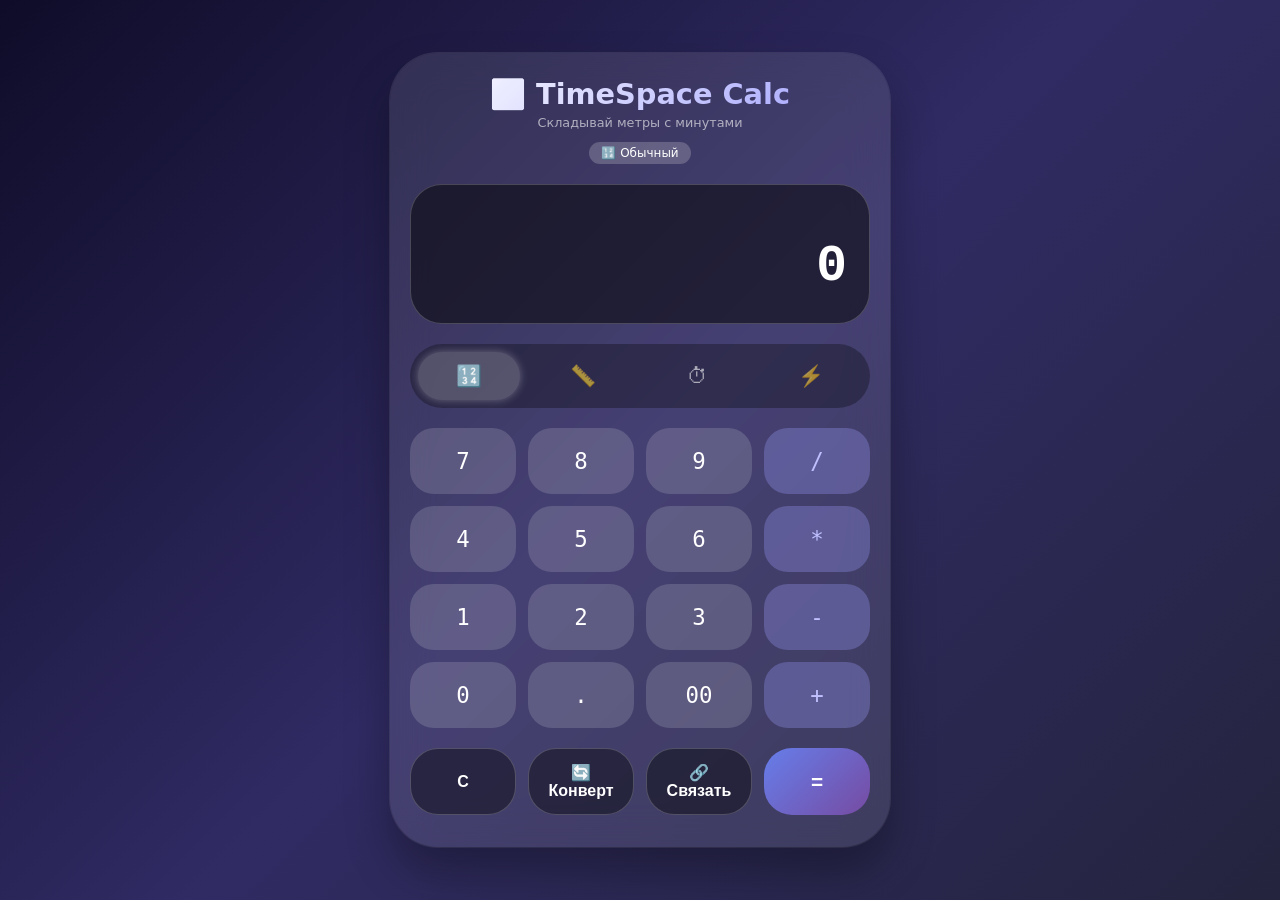
<file: timespace-calc/index.html>
<!DOCTYPE html>
<html lang="ru">
<head>
    <meta charset="UTF-8">
    <meta name="viewport" content="width=device-width, initial-scale=1.0, user-scalable=no">
    <title>TimeSpace Calc — Пространство + Время</title>
    <link rel="stylesheet" href="css/main.css">
    <link rel="stylesheet" href="css/components/display.css">
    <link rel="stylesheet" href="css/components/buttons.css">
    <link rel="stylesheet" href="css/components/modes.css">
    <link rel="stylesheet" href="css/responsive.css">
</head>
<body>
    <div class="app-container">
        <!-- Шапка -->
        <header class="app-header">
            <h1>🌌 TimeSpace Calc</h1>
            <p class="tagline">Складывай метры с минутами</p>
            <div class="mode-indicator" id="modeIndicator">
                <span class="mode-badge" data-mode="normal">🔢 Обычный</span>
            </div>
        </header>

        <!-- Главный дисплей -->
        <div class="display-section">
            <div class="display-history" id="historyDisplay"></div>
            <div class="display-main" id="mainDisplay">0</div>
            <div class="display-unit" id="unitDisplay"></div>
        </div>

        <!-- Переключатели режимов -->
        <div class="mode-switch">
            <button class="mode-btn active" data-mode="normal">🔢</button>
            <button class="mode-btn" data-mode="distance">📏</button>
            <button class="mode-btn" data-mode="time">⏱</button>
            <button class="mode-btn" data-mode="hybrid">⚡</button>
        </div>

        <!-- Доп. индикаторы для гибридного режима -->
        <div class="hybrid-panel" id="hybridPanel" style="display: none;">
            <div class="hybrid-row">
                <span class="hybrid-label">📏 Расстояние:</span>
                <span class="hybrid-value" id="hybridDistance">0 м</span>
            </div>
            <div class="hybrid-row">
                <span class="hybrid-label">⏱ Время:</span>
                <span class="hybrid-value" id="hybridTime">0 сек</span>
            </div>
            <div class="hybrid-row result">
                <span class="hybrid-label">⚡ Скорость/Темп:</span>
                <span class="hybrid-value" id="hybridResult">—</span>
            </div>
        </div>

        <!-- Кнопки калькулятора -->
        <div class="buttons-grid" id="buttonsGrid">
            <!-- Будут сгенерированы JS -->
        </div>

        <!-- Нижняя панель действий -->
        <div class="action-bar">
            <button class="action-btn" id="clearBtn">C</button>
            <button class="action-btn" id="convertBtn">🔄 Конверт</button>
            <button class="action-btn" id="speedLinkBtn">🔗 Связать</button>
            <button class="action-btn" id="equalsBtn">=</button>
        </div>
    </div>

    <script src="js/utils/helpers.js"></script>
    <script src="js/modules/converter.js"></script>
    <script src="js/modules/parser.js"></script>
    <script src="js/modules/calculator.js"></script>
    <script src="js/modules/hybrid.js"></script>
    <script src="js/modules/ui.js"></script>
    <script src="js/main.js"></script>
</body>
</html>
</file>
<file: timespace-calc/css/main.css>
* {
    margin: 0;
    padding: 0;
    box-sizing: border-box;
    user-select: none;
}

body {
    font-family: 'Segoe UI', 'Roboto', system-ui, -apple-system, sans-serif;
    background: linear-gradient(135deg, #0f0c29, #302b63, #24243e);
    min-height: 100vh;
    display: flex;
    justify-content: center;
    align-items: center;
    padding: 20px;
}

.app-container {
    max-width: 500px;
    width: 100%;
    background: rgba(255, 255, 255, 0.1);
    backdrop-filter: blur(20px);
    border-radius: 48px;
    padding: 24px 20px 32px;
    box-shadow: 0 25px 45px rgba(0, 0, 0, 0.3), 0 0 0 1px rgba(255, 255, 255, 0.1);
}

.app-header h1 {
    font-size: 1.8rem;
    font-weight: 600;
    background: linear-gradient(135deg, #fff, #a0a0ff);
    -webkit-background-clip: text;
    background-clip: text;
    color: transparent;
    text-align: center;
}

.tagline {
    text-align: center;
    font-size: 0.8rem;
    color: rgba(255, 255, 255, 0.6);
    margin-top: 4px;
    margin-bottom: 12px;
}

.mode-indicator {
    text-align: center;
    margin-top: 8px;
}

.mode-badge {
    display: inline-block;
    background: rgba(255, 255, 255, 0.2);
    padding: 4px 12px;
    border-radius: 20px;
    font-size: 0.75rem;
    color: white;
}
</file>
<file: timespace-calc/css/components/display.css>
.display-section {
    background: rgba(0, 0, 0, 0.5);
    border-radius: 32px;
    padding: 20px;
    margin: 20px 0;
    border: 1px solid rgba(255, 255, 255, 0.2);
}

.display-history {
    min-height: 32px;
    font-size: 0.9rem;
    color: rgba(255, 255, 255, 0.5);
    text-align: right;
    word-wrap: break-word;
    font-family: 'Courier New', monospace;
}

.display-main {
    font-size: 3.2rem;
    font-weight: 700;
    color: white;
    text-align: right;
    letter-spacing: 2px;
    word-wrap: break-word;
    overflow-wrap: break-word;
    font-family: 'Courier New', monospace;
}

.display-unit {
    text-align: right;
    font-size: 0.9rem;
    color: #a0a0ff;
    margin-top: 8px;
}
</file>
<file: timespace-calc/css/components/buttons.css>
.buttons-grid {
    display: grid;
    grid-template-columns: repeat(4, 1fr);
    gap: 12px;
    margin: 20px 0;
}

.btn {
    background: rgba(255, 255, 255, 0.1);
    border: none;
    padding: 20px 0;
    border-radius: 24px;
    font-size: 1.4rem;
    font-weight: 500;
    color: white;
    cursor: pointer;
    transition: all 0.2s ease;
    font-family: monospace;
}

.btn:active {
    transform: scale(0.96);
    background: rgba(255, 255, 255, 0.25);
}

.btn-operator {
    background: rgba(160, 160, 255, 0.3);
    color: #c0c0ff;
}

.btn-number {
    background: rgba(255, 255, 255, 0.15);
}

.action-bar {
    display: grid;
    grid-template-columns: repeat(4, 1fr);
    gap: 12px;
    margin-top: 8px;
}

.action-btn {
    background: rgba(0, 0, 0, 0.4);
    border: 1px solid rgba(255, 255, 255, 0.2);
    padding: 14px;
    border-radius: 28px;
    font-size: 1rem;
    font-weight: 600;
    color: white;
    cursor: pointer;
    transition: all 0.2s;
}

.action-btn:active {
    transform: scale(0.96);
}

#equalsBtn {
    background: linear-gradient(135deg, #667eea, #764ba2);
    border: none;
    font-size: 1.3rem;
}
</file>
<file: timespace-calc/css/components/modes.css>
.mode-switch {
    display: flex;
    gap: 12px;
    background: rgba(0, 0, 0, 0.3);
    padding: 8px;
    border-radius: 60px;
    margin: 16px 0;
}

.mode-btn {
    flex: 1;
    background: transparent;
    border: none;
    padding: 12px;
    border-radius: 40px;
    font-size: 1.3rem;
    cursor: pointer;
    color: rgba(255, 255, 255, 0.6);
    transition: all 0.2s;
}

.mode-btn.active {
    background: rgba(255, 255, 255, 0.2);
    color: white;
    box-shadow: 0 0 8px rgba(255, 255, 255, 0.3);
}

.hybrid-panel {
    background: rgba(0, 0, 0, 0.4);
    border-radius: 24px;
    padding: 16px;
    margin: 12px 0;
    border-left: 4px solid #a0a0ff;
}

.hybrid-row {
    display: flex;
    justify-content: space-between;
    padding: 8px 0;
    color: white;
    font-size: 0.9rem;
}

.hybrid-row.result {
    border-top: 1px solid rgba(255, 255, 255, 0.2);
    margin-top: 8px;
    padding-top: 12px;
    font-weight: bold;
    color: #ffd966;
}

.hybrid-label {
    opacity: 0.7;
}
</file>
<file: timespace-calc/css/responsive.css>
@media (max-width: 480px) {
    .app-container {
        padding: 16px;
        border-radius: 32px;
    }

    .display-main {
        font-size: 2.2rem;
    }

    .btn {
        padding: 16px 0;
        font-size: 1.2rem;
    }

    .buttons-grid {
        gap: 8px;
    }

    .mode-btn {
        font-size: 1rem;
        padding: 8px;
    }
}

@media (max-width: 380px) {
    .btn {
        padding: 12px 0;
        font-size: 1rem;
    }

    .action-btn {
        padding: 10px;
        font-size: 0.85rem;
    }
}
</file>
